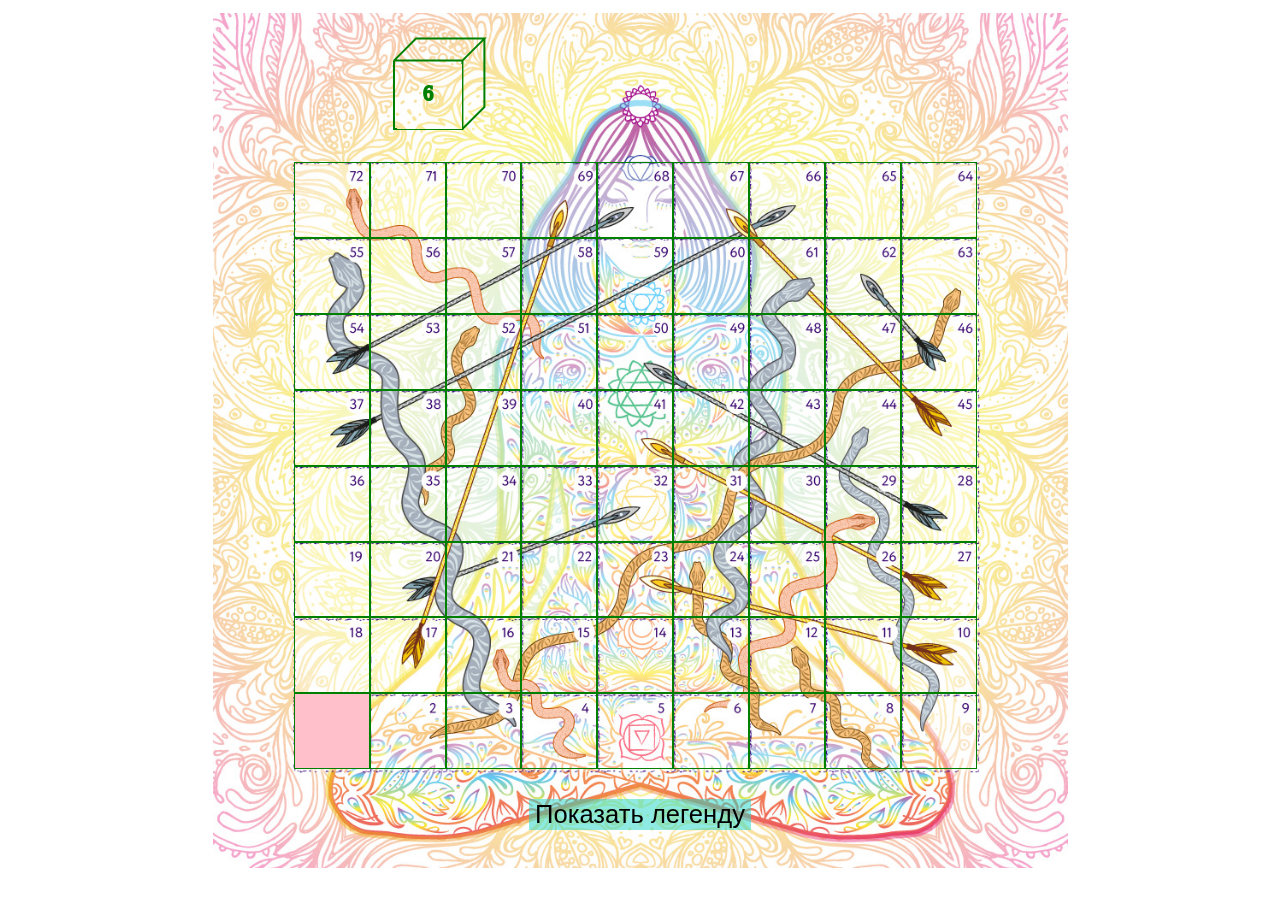
<file: index.html>
<!DOCTYPE html>
<html lang="en">
<head>
    <meta charset="UTF-8">
    <title>Title</title>
    <link rel="stylesheet" href="leela2F.css">
</head>
<body>

 <div class="game">
    <div class="field">
        <img class="img" src="leela.jpg">
        <div class="fieldGrid"></div>
    </div>

    <div class="btn">
        <canvas></canvas>
        <span style="display: none"></span>
        <div style="display: none">
        Показывать легенду
        <input type="checkbox" checked>
        </div>
        <div class="one">
            <button id="showLegend">Показать легенду</button>
        </div>

    </div>

    <div class="legend">
        <img src="notes.jpg">
        <div class="content"></div>
        <button id="close">X</button>
    </div>
</div>

<script src="legend3.js">
</script>

<script src="main32F.js">
</script>

</body>
</html>
</file>
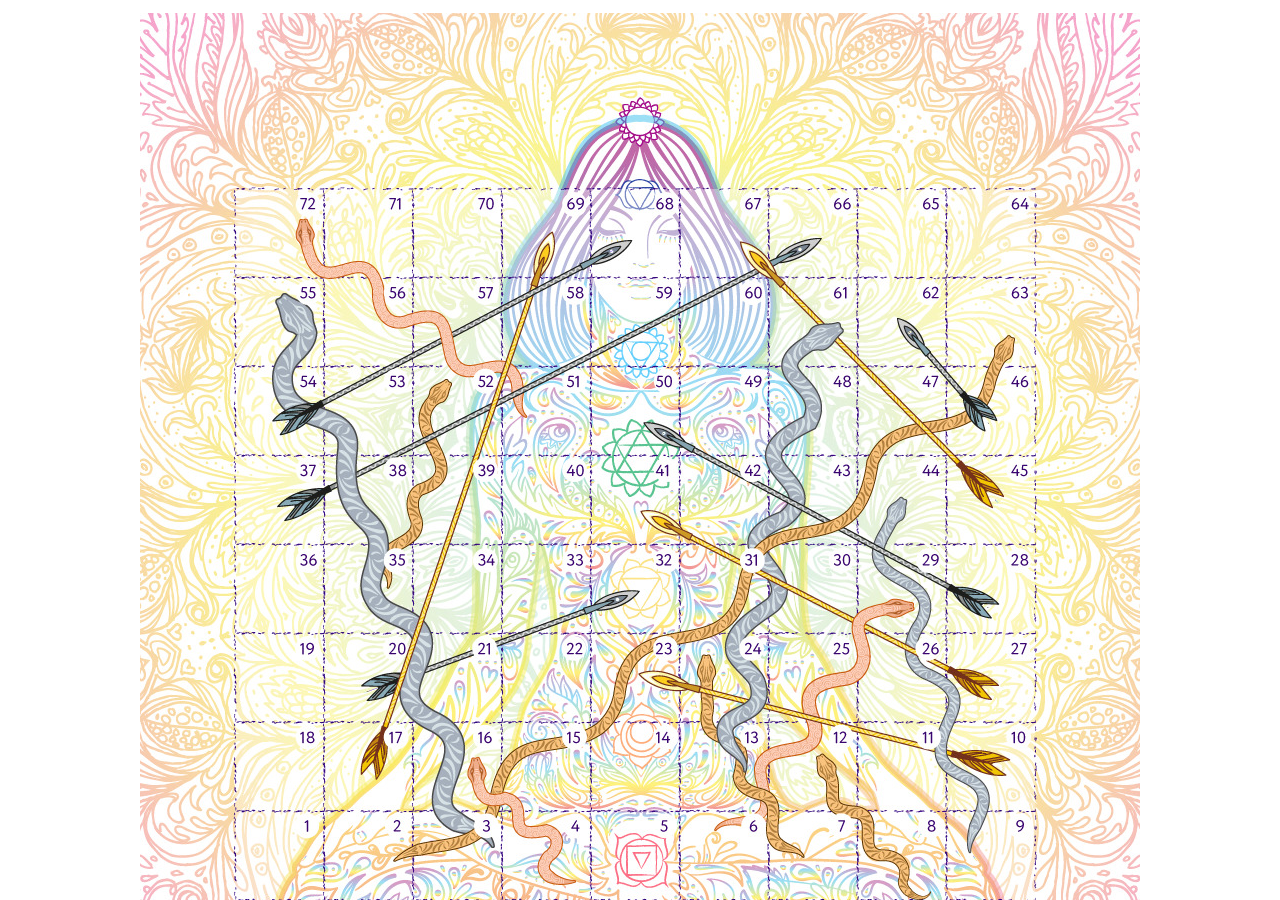
<file: index32.html>
<!DOCTYPE html>
<html lang="en">
<head>
    <meta charset="UTF-8">
    <title>Title</title>
    <link rel="stylesheet" href="styles323.css">
</head>
<body>
<!--
<div class="game">
    <div class="field"></div>
    <div class="btn">
        <button>Get number</button>
        <span></span>
        Показывать легенду
        <input type="checkbox" checked>
    </div>
    <div class="legend">
        <div class="content"></div>
        <button id="close">X</button>
    </div>
</div>
-->

<div class="game">
    <!--
    <h2>Leela game</h2>
    -->
    <div class="field">
        <img class="img" src="leela.jpg">
        <div class="fieldGrid"></div>
    </div>
    <div class="btn">
        <button>Get number</button>
        <span></span>
        Показывать легенду
        <input type="checkbox" checked>
    </div>
    <div class="legend">
        <div class="content"></div>
        <button id="close">X</button>
    </div>
</div>

<script src="legend.json">
</script>

<script src="main32.js">
</script>

</body>
</html>
</file>
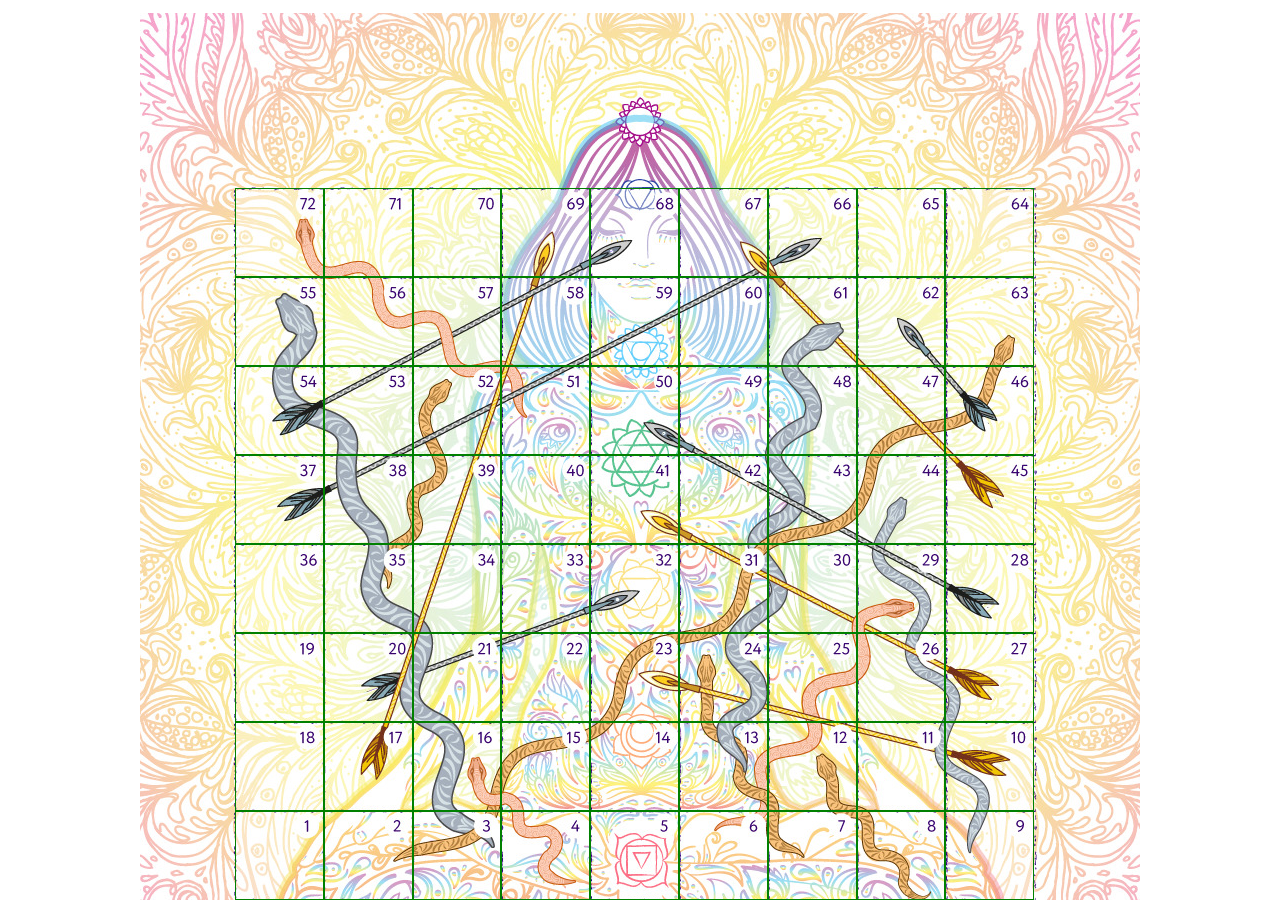
<file: leela.html>
<!DOCTYPE html>
<html lang="en">
<head>
    <meta charset="UTF-8">
    <title>Title</title>
    <link rel="stylesheet" href="leela.css">
</head>
<body>

<div class="game">
    <div class="field">
        <img class="img" src="leela.jpg">
        <div class="fieldGrid"></div>
    </div>
    <!--
    <div class="wrap">
        <img class="img" src="leela.jpg">
        <div class="fieldGrid"></div>
    </div>
-->
    <div class="btn">
        <button>Get number</button>
        <span></span>
        Показывать легенду
        <input type="checkbox" checked>
    </div>
    <div class="legend">
        <div class="content"></div>
        <button id="close">X</button>
    </div>
</div>

<script src="legend.json">
</script>

<script src="main32.js">
</script>

</body>
</html>
</file>
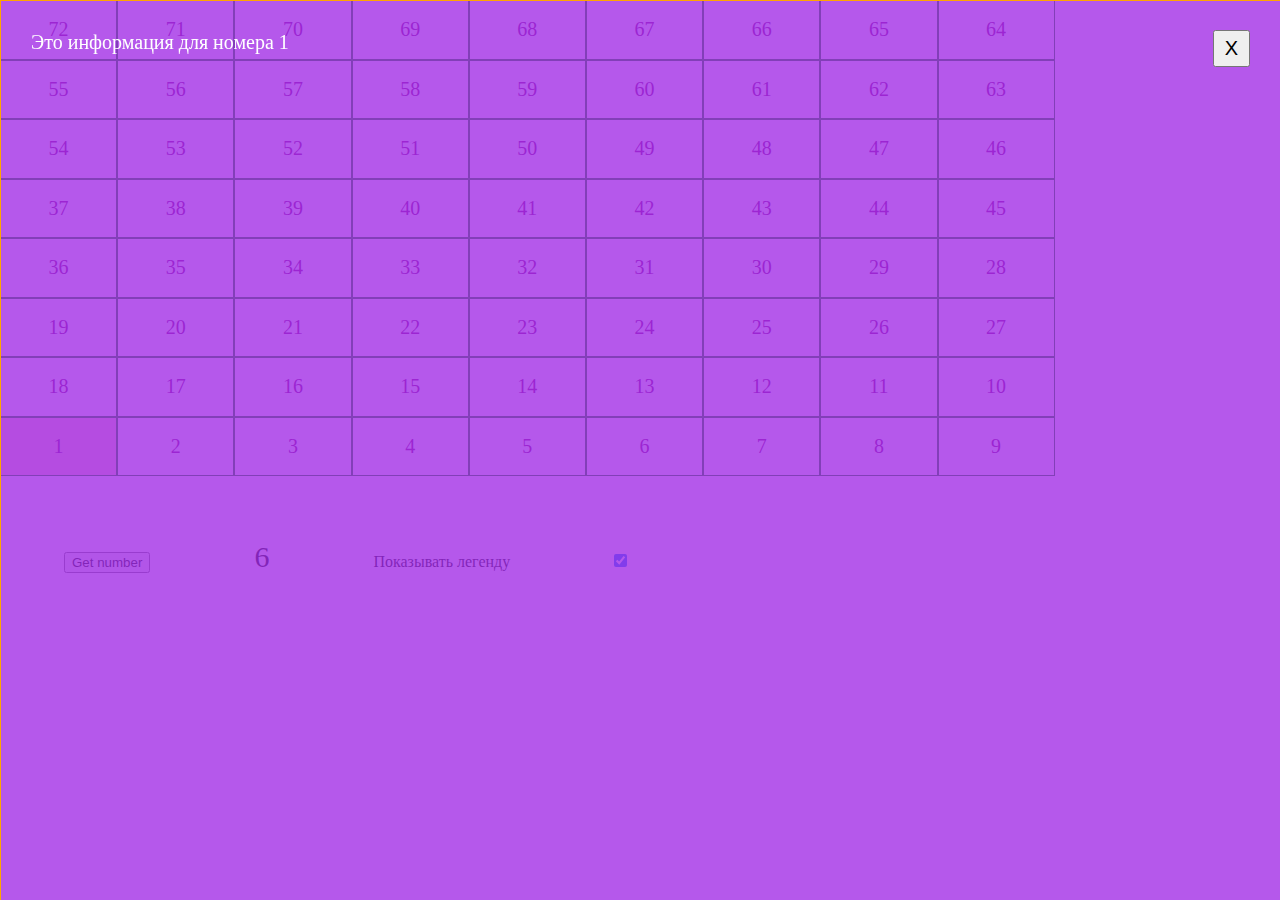
<file: prev2.html>
<!DOCTYPE html>
<html lang="en">
<head>
    <meta charset="UTF-8">
    <title>Title</title>
    <link rel="stylesheet" href="styles.css">
</head>
<body>

<div class="game">
    <div class="field"></div>
    <div class="btn">
        <button>Get number</button>
        <span></span>
        Показывать легенду
        <input type="checkbox" checked>
    </div>
    <div class="legend">
        <div class="content"></div>
        <button id="close">X</button>
    </div>
</div>

<script src="main.js">
</script>

</body>
</html>
</file>
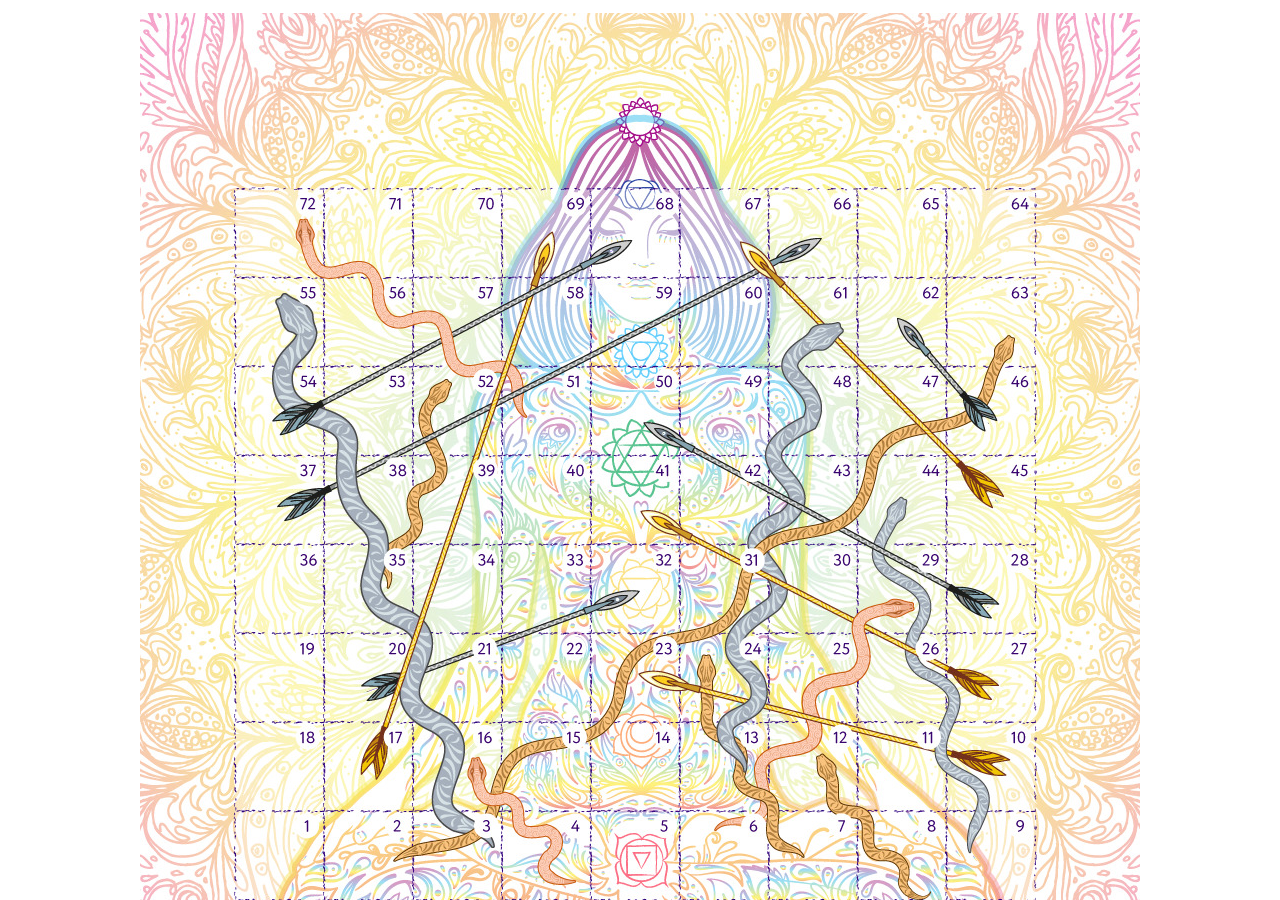
<file: prev3.html>
<!DOCTYPE html>
<html lang="en">
<head>
    <meta charset="UTF-8">
    <title>Title</title>
    <link rel="stylesheet" href="styles323.css">
</head>
<body>
<!--
<div class="game">
    <div class="field"></div>
    <div class="btn">
        <button>Get number</button>
        <span></span>
        Показывать легенду
        <input type="checkbox" checked>
    </div>
    <div class="legend">
        <div class="content"></div>
        <button id="close">X</button>
    </div>
</div>
-->

<div class="game">
    <!--
    <h2>Leela game</h2>
    -->
    <div class="field">
        <img class="img" src="leela.jpg">
        <div class="fieldGrid"></div>
    </div>
    <div class="btn">
        <button>Get number</button>
        <span></span>
        Показывать легенду
        <input type="checkbox" checked>
    </div>
    <div class="legend">
        <div class="content"></div>
        <button id="close">X</button>
    </div>
</div>

<script src="legend.json">
</script>

<script src="main32.js">
</script>

</body>
</html>
</file>
<file: leela2F.css>
body {
    margin: 0;
    padding: 0;
}

.game {
    position: fixed;
    width: 100%;
    height: 100%;
    display: flex;
    justify-content: center;
}

.field {
    position: absolute;
    margin-top: 1%;
}

.img {
    object-fit: contain;
    width: 100%;
    height: 100%;
    object-position: center;
}

.fieldGrid {
    position: absolute;
    display: flex;
    flex-direction: column;
    width: 100%;
    height: 100%;
    top: 0;
    left: 0;
}

.str {
    display: flex;
    width: 100%;
    height: 8.87%;
    margin-left: 9.5%;
}

.str:first-child {
    margin-top: 17.5%;
}

.node {
    box-sizing: border-box;
    border: 1px solid green;
    width: 8.88%;
}

.btn, .legend {
    display: none;
}

.btn {
    position: absolute;
    top: 30px;
}

.legend {
    position: absolute;
    width: 100%;
    height: 100%;
    font-size: 20px;
    color: blueviolet;
    display: none;
}

#close {
    position: fixed;
    top: 30px;
    right: 30px;
    width: 50px;
    height: 50px;
    font-size: 30px;
    border: none;
    background-color: transparent;

}

.content {
    position: absolute;
    width: 70%;
    height: 80%;
    top: 7%;
    left: 10%;
    font-size: 30px;
    font-family: "Comic Sans MS";
}

.legend img {
    width: 100%;
    height: 115%;
    position: absolute;
    object-fit: cover;
    position: fixed;
    top: -10%;
}

.btn {
    left: 39%;
    top: 15px;
}
/*
#showLegend {
    top: 92%;
    position: fixed;
//    background-color: transparent;
    background-color: rgba(30, 216, 202, 0.5);
    border: none;
//    color: magenta;
    left: 36%;
//    font-size: 30px;
//    font-size: 2vh;
    font-size: 1em;
}
*/
.one {
    display: flex;
    width: 100%;
    position: fixed;
    justify-content: center;
    left: 0;
}

#showLegend {
    background-color: rgba(30, 216, 202, 0.5);
    border: none;
}
</file>
<file: styles323.css>
body {
    margin: 0;
    padding: 0;
}

.game {
//    position: absolute;
    position: fixed;
    width: 100%;
    height: 100%;
//    background-color: blueviolet;
    display: flex;
//    align-content: center;
    justify-content: center;
}

.field {
    position: absolute;
//    width: 95%;
    height: 95%;
//    margin: 2%;
//    align-content: center;
    height: 95%;
    margin-top: 1%;
// margin-bottom: 2%;
}

.img {
    object-fit: contain;
//    width: 100%;
/*    height: 100%; */
    object-position: center;
    position: relative;
}

.fieldGrid {
//    position: absolute;
    position: relative;
    left: 9.5%;
//    right: 17.5%;
    display: flex;
    flex-direction: column;
//    top: 17%;
//    width: 95%;
//    height: 95%;
//    width: 100%;
//    width: 79.2%;
    width: 80%;
    height: 100%;
    top: -83%;
}

.str {
    display: flex;
    height: 8.8%;
//    position: relative;
}

.node {
//    position: relative;
//    width: 8.8%;
    width: 11.1%;
//    height: 8.8%;
///    border: 1px solid green;
//    position: absolute;
    height: 100%;
}

.btn, .legend {
    display: none;
}

.btn {
    position: absolute;
    top: 30px;
}
</file>
<file: leela.css>
body {
    margin: 0;
    padding: 0;
}

.game {
    position: fixed;
    width: 100%;
    height: 100%;
    display: flex;
    justify-content: center;
}

.field {
    position: absolute;
//    width: 95%;
///    height: 95%;
//    margin: 2%;
    margin-top: 1%;
}

.img {
    object-fit: contain;
    width: 100%;
    height: 100%;
    object-position: center;
/*    position: relative; */
}

.wrap {
    position: absolute;
//    width: 95%;
    height: 95%;
//    margin: 2%;
    margin-top: 1%;
}

.fieldGrid {
    position: absolute;
/*    position: relative; */
/*    left: 9.5%;
    top: 17.5%;*/
    display: flex;
    flex-direction: column;
/*    width: 91.5%;
    height: 82.5%;*/
/*    margin-right: 9.5%;
    margin-bottom: 17.5%;
    width: 100%;
    height: 100%;
    right: 9.5%;
    bottom: 17.5%;*/
    width: 100%;
    height: 100%;
    top: 0;
    left: 0;
}

.str {
    display: flex;
    width: 100%;
    height: 8.87%;
/*    left: 9.5%;
    top: 17.5%;*/
    margin-left: 9.5%;
}

.str:first-child {
    margin-top: 17.5%;
}

.node {
    box-sizing: border-box;
    border: 1px solid green;
/*    width: 11.1%;*/
    width: 8.88%;
//    height: 8.8%;
}

.btn, .legend {
    display: none;
}

.btn {
    position: absolute;
    top: 30px;
}
</file>
<file: styles.css>
.game {
    display: flex;
    flex-direction: column;
/*    position: absolute;*/
    width: 100%;
    height: 100%;
}

.field {
    display: flex;
    flex-direction: column;
    width: 90%;
    height: 90%;
/*    position: absolute;*/
}

.field .str {
    display: flex;
    flex-direction: row;
    width: 100%;
    height: 10%;
}

/*.str div {*/
.node {
    border: 1px solid green;
    width: 10%;
/*    height: 100%;*/
    font-size: 20px;
/*    padding: 5px;*/
    text-align: center;
    padding-top: 1.5%;
    padding-bottom: 1.5%;
    color: purple;
}

.btn {
    margin: 5%;
}

.btn span {
    margin-left: 100px;
    font-size: 30px;
    margin-right: 100px;
}

.btn input {
    margin-left: 100px;
}

.legend {
/*    position: absolute;*/
    position: fixed;
    z-index: 100;
    display: none;
    border: 1px solid orange;
/*    background: azure;*/
    width: 100%;
    height: 100%;
    padding: 30px;
    font-size: 20px;
/*    color: green;*/
    color: white;

/*    background-color: rgba(100, 100, 20, 0.5);
 */
    background-color: rgba(163, 46, 230, 0.8);
}

body {
    margin: 0;
    padding: 0;
}

#close {
    position: fixed;
    top: 30px;
    right: 30px;
    font-size: 20px;
    padding: 5px 10px;
}
</file>
